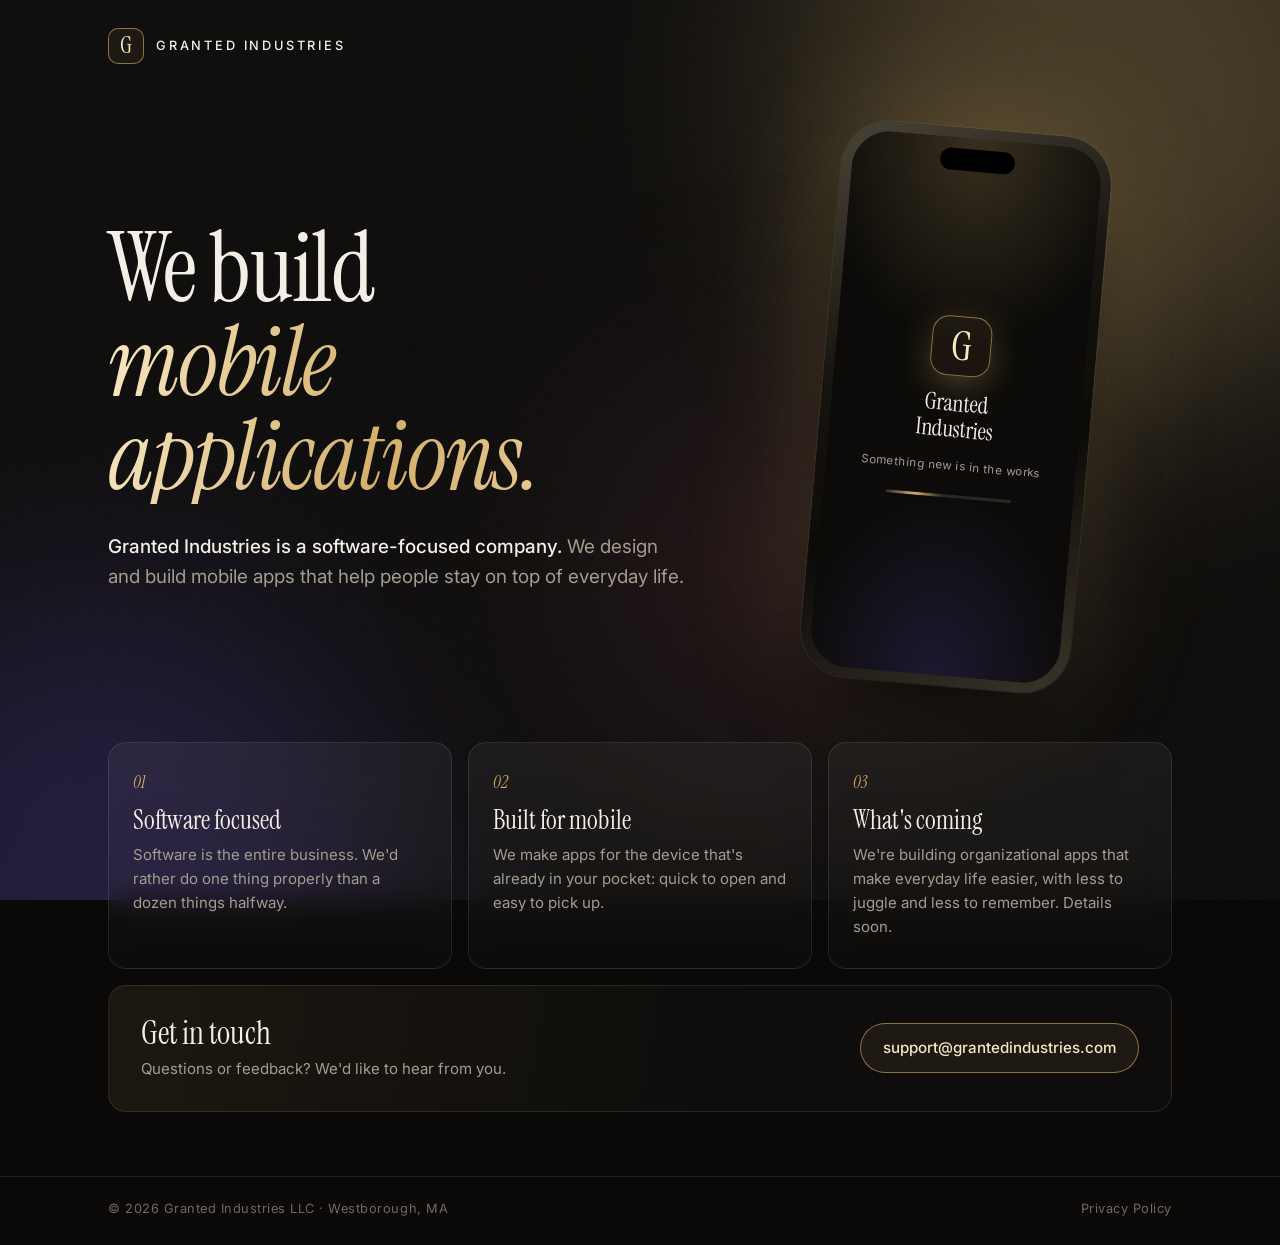
<file: index.html>
<!DOCTYPE html>
<html lang="en">
<head>
  <meta charset="utf-8">
  <meta name="viewport" content="width=device-width, initial-scale=1">
  <title>Granted Industries — Mobile applications</title>
  <meta name="description" content="Granted Industries is a software-focused company building organizational mobile apps that make everyday life easier.">
  <meta name="theme-color" content="#0a0908">
  <link rel="icon" href="data:image/svg+xml,%3Csvg xmlns='http://www.w3.org/2000/svg' viewBox='0 0 64 64'%3E%3Crect width='64' height='64' rx='14' fill='%230a0908'/%3E%3Crect x='3' y='3' width='58' height='58' rx='11' fill='none' stroke='%23d4af6a' stroke-width='2'/%3E%3Ctext x='32' y='45' font-family='Georgia,serif' font-size='38' text-anchor='middle' fill='%23e9d3a0'%3EG%3C/text%3E%3C/svg%3E">
  <link rel="preconnect" href="https://fonts.googleapis.com">
  <link rel="preconnect" href="https://fonts.gstatic.com" crossorigin>
  <link href="https://fonts.googleapis.com/css2?family=Instrument+Serif:ital@0;1&family=Inter:wght@400;500;600&display=swap" rel="stylesheet">
  <link rel="stylesheet" href="styles.css">
</head>
<body>
  <div class="backdrop" aria-hidden="true">
    <span class="glow glow-a"></span>
    <span class="glow glow-b"></span>
    <span class="glow glow-c"></span>
    <div class="grain"></div>
  </div>

  <header class="wrap rise">
    <div class="brand"><span class="mark" aria-hidden="true">G</span>Granted Industries</div>
  </header>

  <main>
    <section class="wrap hero">
      <div>
        <h1 class="rise" style="--i:1">We build <em>mobile applications.</em></h1>
        <p class="lead rise" style="--i:2"><strong>Granted Industries is a software-focused company.</strong> We design and build mobile apps that help people stay on top of everyday life.</p>
      </div>
      <div class="device rise" style="--i:3" aria-hidden="true">
        <div class="phone">
          <div class="screen">
            <span class="island"></span>
            <span class="mark">G</span>
            <p class="screen-title">Granted<br>Industries</p>
            <p class="screen-sub">Something new is in the works</p>
            <span class="bar"></span>
          </div>
        </div>
      </div>
    </section>

    <section class="wrap cards">
      <article class="card rise" style="--i:4">
        <span class="card-num">01</span>
        <h2>Software focused</h2>
        <p>Software is the entire business. We'd rather do one thing properly than a dozen things halfway.</p>
      </article>
      <article class="card rise" style="--i:5">
        <span class="card-num">02</span>
        <h2>Built for mobile</h2>
        <p>We make apps for the device that's already in your pocket: quick to open and easy to pick up.</p>
      </article>
      <article class="card rise" style="--i:6">
        <span class="card-num">03</span>
        <h2>What's coming</h2>
        <p>We're building organizational apps that make everyday life easier, with less to juggle and less to remember. Details soon.</p>
      </article>
    </section>

    <section class="wrap contact rise" style="--i:7" id="contact">
      <div class="contact-panel">
        <div>
          <h2>Get in touch</h2>
          <p>Questions or feedback? We'd like to hear from you.</p>
        </div>
        <a class="mail" href="mailto:support@grantedindustries.com">support@grantedindustries.com</a>
      </div>
    </section>
  </main>

  <footer>
    <div class="wrap">
      <span>&copy; 2026 Granted Industries LLC &middot; Westborough, MA</span>
      <a href="privacy.html">Privacy Policy</a>
    </div>
  </footer>
</body>
</html>
</file>
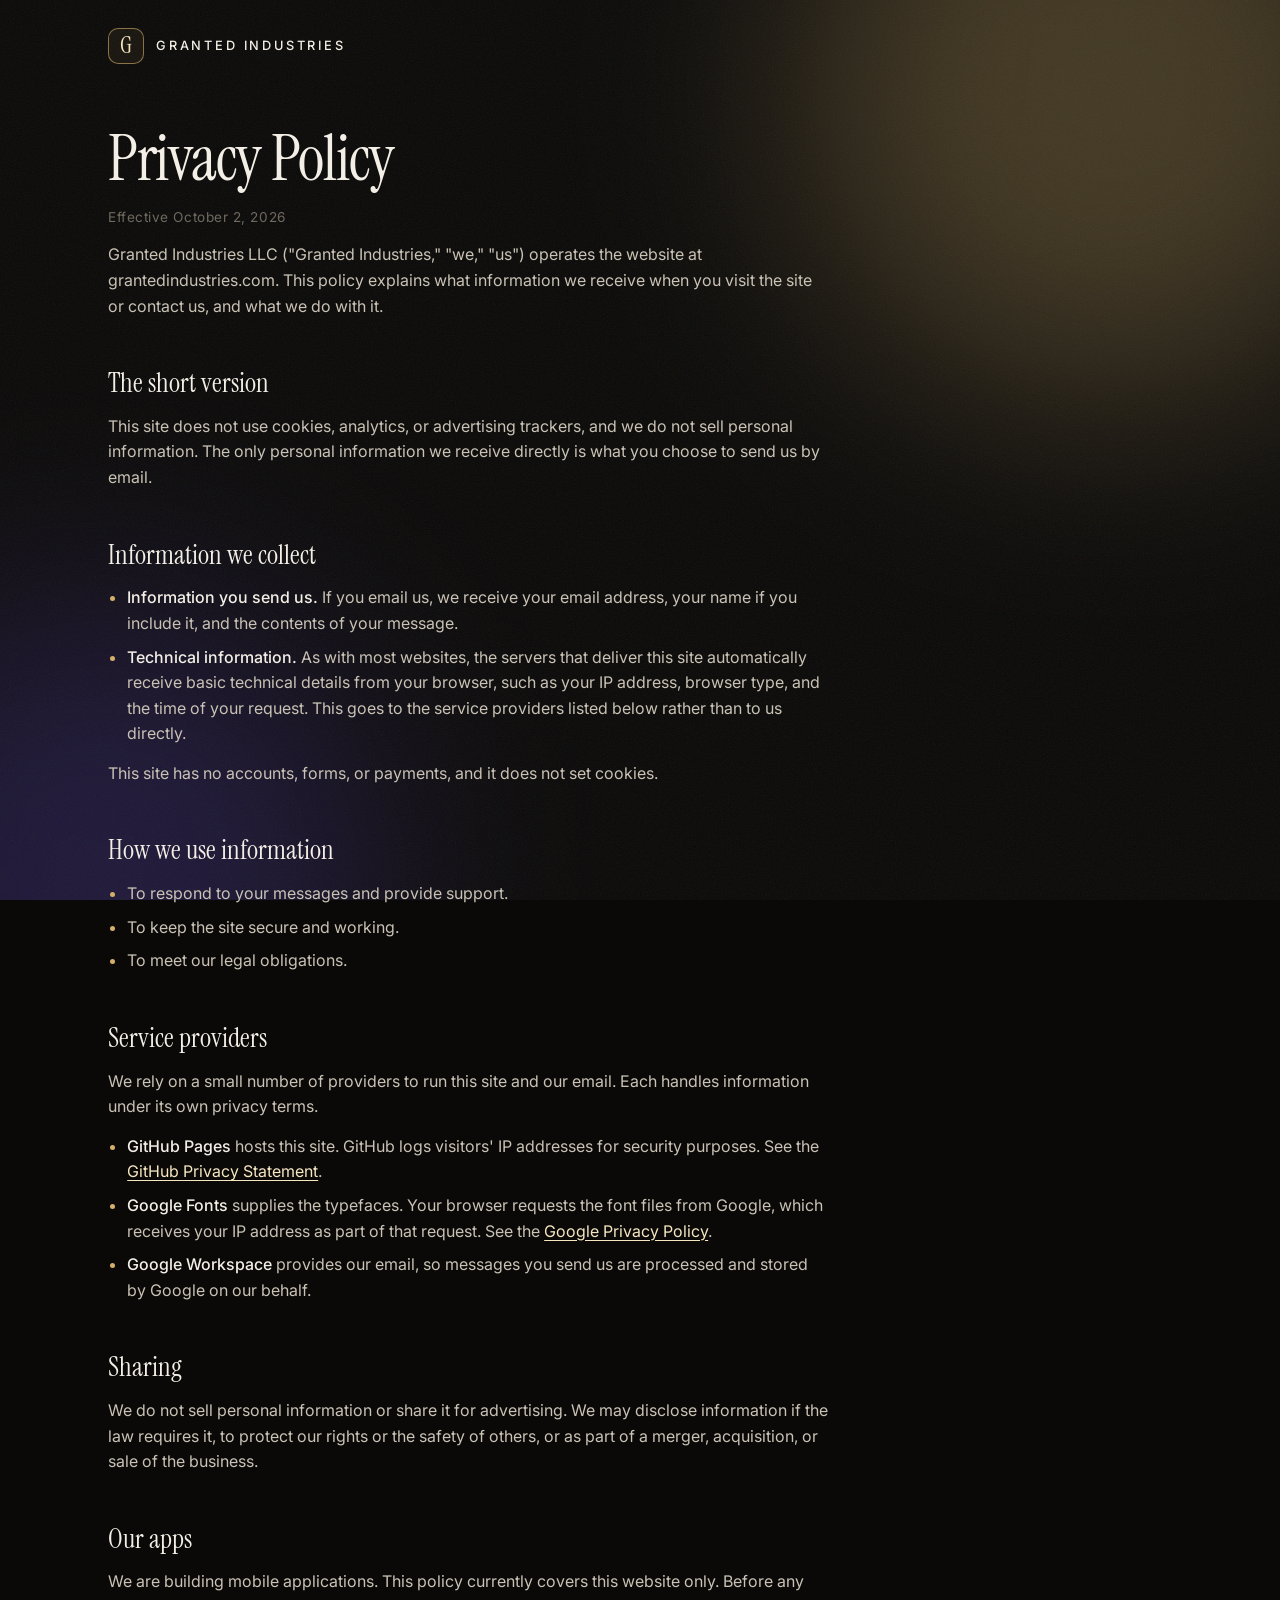
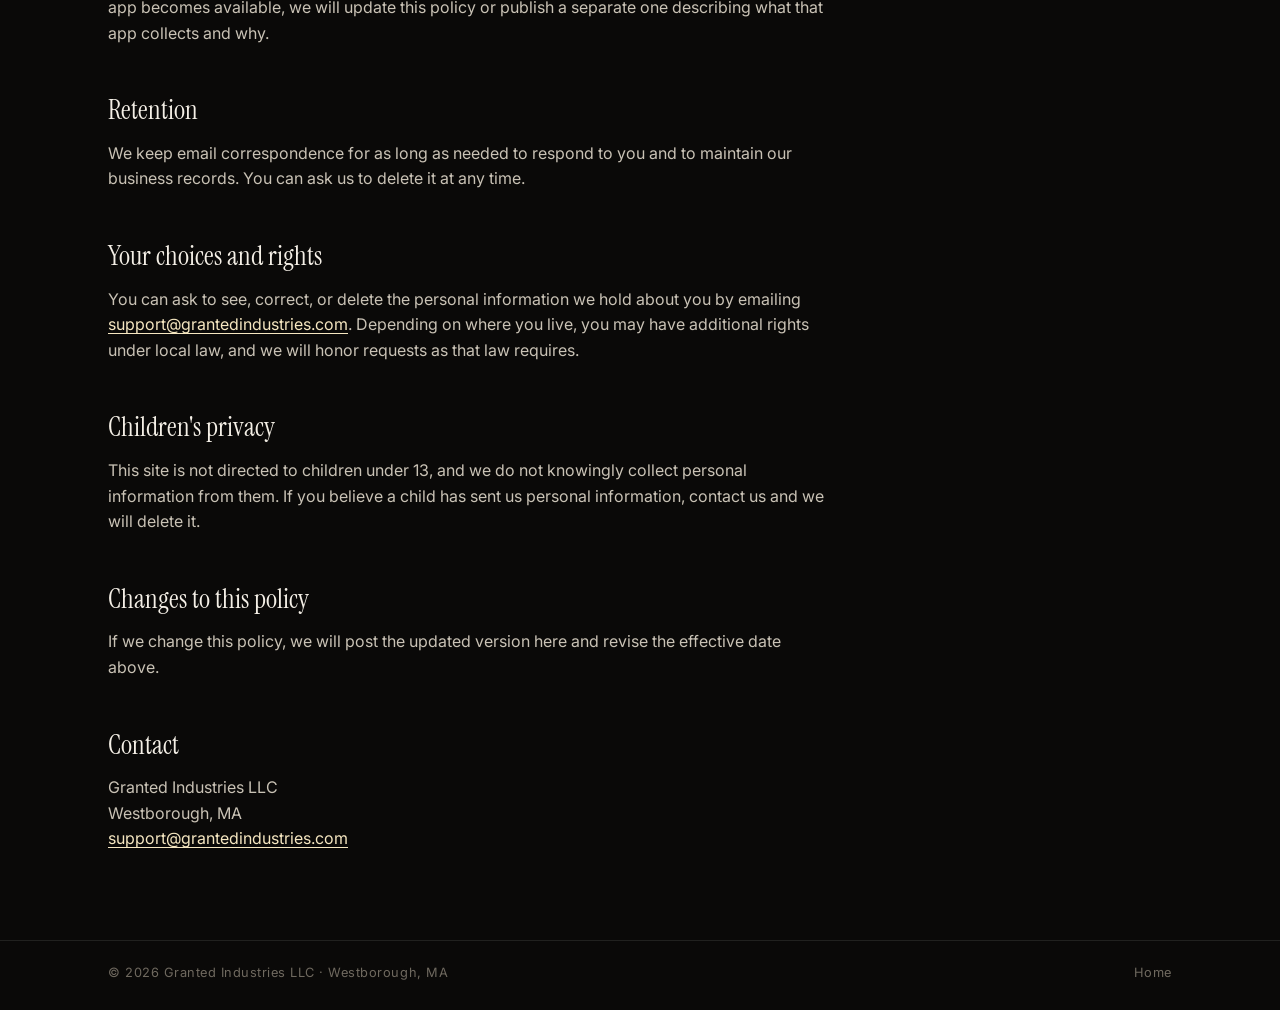
<file: privacy.html>
<!DOCTYPE html>
<html lang="en">
<head>
  <meta charset="utf-8">
  <meta name="viewport" content="width=device-width, initial-scale=1">
  <title>Privacy Policy — Granted Industries</title>
  <meta name="description" content="How Granted Industries handles information from visitors to grantedindustries.com.">
  <meta name="theme-color" content="#0a0908">
  <link rel="icon" href="data:image/svg+xml,%3Csvg xmlns='http://www.w3.org/2000/svg' viewBox='0 0 64 64'%3E%3Crect width='64' height='64' rx='14' fill='%230a0908'/%3E%3Crect x='3' y='3' width='58' height='58' rx='11' fill='none' stroke='%23d4af6a' stroke-width='2'/%3E%3Ctext x='32' y='45' font-family='Georgia,serif' font-size='38' text-anchor='middle' fill='%23e9d3a0'%3EG%3C/text%3E%3C/svg%3E">
  <link rel="preconnect" href="https://fonts.googleapis.com">
  <link rel="preconnect" href="https://fonts.gstatic.com" crossorigin>
  <link href="https://fonts.googleapis.com/css2?family=Instrument+Serif:ital@0;1&family=Inter:wght@400;500;600&display=swap" rel="stylesheet">
  <link rel="stylesheet" href="styles.css">
</head>
<body>
  <div class="backdrop" aria-hidden="true">
    <span class="glow glow-a"></span>
    <span class="glow glow-b"></span>
    <div class="grain"></div>
  </div>

  <header class="wrap rise">
    <a class="brand" href="./"><span class="mark" aria-hidden="true">G</span>Granted Industries</a>
  </header>

  <main class="page">
    <div class="wrap">
      <article class="prose rise" style="--i:1">
        <h1>Privacy Policy</h1>
        <p class="meta">Effective October 2, 2026</p>

        <p>Granted Industries LLC ("Granted Industries," "we," "us") operates the website at grantedindustries.com. This policy explains what information we receive when you visit the site or contact us, and what we do with it.</p>

        <h2>The short version</h2>
        <p>This site does not use cookies, analytics, or advertising trackers, and we do not sell personal information. The only personal information we receive directly is what you choose to send us by email.</p>

        <h2>Information we collect</h2>
        <ul>
          <li><strong>Information you send us.</strong> If you email us, we receive your email address, your name if you include it, and the contents of your message.</li>
          <li><strong>Technical information.</strong> As with most websites, the servers that deliver this site automatically receive basic technical details from your browser, such as your IP address, browser type, and the time of your request. This goes to the service providers listed below rather than to us directly.</li>
        </ul>
        <p>This site has no accounts, forms, or payments, and it does not set cookies.</p>

        <h2>How we use information</h2>
        <ul>
          <li>To respond to your messages and provide support.</li>
          <li>To keep the site secure and working.</li>
          <li>To meet our legal obligations.</li>
        </ul>

        <h2>Service providers</h2>
        <p>We rely on a small number of providers to run this site and our email. Each handles information under its own privacy terms.</p>
        <ul>
          <li><strong>GitHub Pages</strong> hosts this site. GitHub logs visitors' IP addresses for security purposes. See the <a href="https://docs.github.com/en/site-policy/privacy-policies/github-general-privacy-statement" rel="noopener">GitHub Privacy Statement</a>.</li>
          <li><strong>Google Fonts</strong> supplies the typefaces. Your browser requests the font files from Google, which receives your IP address as part of that request. See the <a href="https://policies.google.com/privacy" rel="noopener">Google Privacy Policy</a>.</li>
          <li><strong>Google Workspace</strong> provides our email, so messages you send us are processed and stored by Google on our behalf.</li>
        </ul>

        <h2>Sharing</h2>
        <p>We do not sell personal information or share it for advertising. We may disclose information if the law requires it, to protect our rights or the safety of others, or as part of a merger, acquisition, or sale of the business.</p>

        <h2>Our apps</h2>
        <p>We are building mobile applications. This policy currently covers this website only. Before any app becomes available, we will update this policy or publish a separate one describing what that app collects and why.</p>

        <h2>Retention</h2>
        <p>We keep email correspondence for as long as needed to respond to you and to maintain our business records. You can ask us to delete it at any time.</p>

        <h2>Your choices and rights</h2>
        <p>You can ask to see, correct, or delete the personal information we hold about you by emailing <a href="mailto:support@grantedindustries.com">support@grantedindustries.com</a>. Depending on where you live, you may have additional rights under local law, and we will honor requests as that law requires.</p>

        <h2>Children's privacy</h2>
        <p>This site is not directed to children under 13, and we do not knowingly collect personal information from them. If you believe a child has sent us personal information, contact us and we will delete it.</p>

        <h2>Changes to this policy</h2>
        <p>If we change this policy, we will post the updated version here and revise the effective date above.</p>

        <h2>Contact</h2>
        <p>Granted Industries LLC<br>Westborough, MA<br><a href="mailto:support@grantedindustries.com">support@grantedindustries.com</a></p>
      </article>
    </div>
  </main>

  <footer>
    <div class="wrap">
      <span>&copy; 2026 Granted Industries LLC &middot; Westborough, MA</span>
      <a href="./">Home</a>
    </div>
  </footer>
</body>
</html>
</file>
<file: styles.css>
:root {
  color-scheme: dark;
  --bg: #0a0908;
  --text: #f4efe6;
  --muted: #a39c8f;
  --faint: #6f695f;
  --gold: #d4af6a;
  --gold-light: #f6e7c1;
  --line: rgba(244, 239, 230, 0.1);
  --card: rgba(244, 239, 230, 0.035);
  --serif: "Instrument Serif", "Iowan Old Style", "Palatino Linotype", Georgia, serif;
  --sans: Inter, -apple-system, BlinkMacSystemFont, "Segoe UI", Roboto, Helvetica, Arial, sans-serif;
}
* { box-sizing: border-box; margin: 0; }
html { -webkit-text-size-adjust: 100%; }
body {
  min-height: 100vh;
  min-height: 100dvh;
  display: flex;
  flex-direction: column;
  background: var(--bg);
  color: var(--text);
  font-family: var(--sans);
  line-height: 1.6;
  -webkit-font-smoothing: antialiased;
  overflow-x: hidden;
}

/* Backdrop */
.backdrop {
  position: fixed;
  inset: 0;
  z-index: -1;
  overflow: hidden;
  pointer-events: none;
}
.glow {
  position: absolute;
  border-radius: 50%;
  filter: blur(110px);
  will-change: transform;
}
.glow-a {
  width: 620px; height: 620px;
  top: -220px; right: -140px;
  background: rgba(212, 175, 106, 0.28);
  animation: drift-a 22s ease-in-out infinite alternate;
}
.glow-b {
  width: 560px; height: 560px;
  bottom: -260px; left: -180px;
  background: rgba(74, 58, 150, 0.34);
  animation: drift-b 26s ease-in-out infinite alternate;
}
.glow-c {
  width: 380px; height: 380px;
  top: 42%; left: 46%;
  background: rgba(150, 70, 90, 0.16);
  animation: drift-a 30s ease-in-out infinite alternate-reverse;
}
.grain {
  position: absolute;
  inset: 0;
  opacity: 0.07;
  mix-blend-mode: overlay;
  background-image: url("data:image/svg+xml,%3Csvg xmlns='http://www.w3.org/2000/svg' width='220' height='220'%3E%3Cfilter id='n'%3E%3CfeTurbulence type='fractalNoise' baseFrequency='0.85' numOctaves='3' stitchTiles='stitch'/%3E%3C/filter%3E%3Crect width='100%25' height='100%25' filter='url(%23n)'/%3E%3C/svg%3E");
}
@keyframes drift-a { to { transform: translate(-70px, 60px) scale(1.12); } }
@keyframes drift-b { to { transform: translate(90px, -50px) scale(1.08); } }

/* Layout */
.wrap {
  width: 100%;
  max-width: 1120px;
  margin: 0 auto;
  padding: 0 28px;
}
header.wrap { padding-top: 28px; }
.brand {
  display: inline-flex;
  align-items: center;
  gap: 12px;
  font-size: 0.8rem;
  font-weight: 500;
  letter-spacing: 0.22em;
  text-transform: uppercase;
  color: inherit;
  text-decoration: none;
}
.mark {
  display: grid;
  place-items: center;
  width: 36px; height: 36px;
  border: 1px solid rgba(212, 175, 106, 0.6);
  border-radius: 10px;
  background: rgba(212, 175, 106, 0.07);
  color: var(--gold-light);
  font-family: var(--serif);
  font-size: 1.45rem;
  line-height: 1;
  letter-spacing: 0;
  text-transform: none;
}

main { flex: 1; display: flex; flex-direction: column; justify-content: center; }
.hero {
  display: grid;
  grid-template-columns: minmax(0, 1.15fr) minmax(0, 0.85fr);
  align-items: center;
  gap: 48px;
  padding-top: 64px;
  padding-bottom: 56px;
}

h1 {
  font-family: var(--serif);
  font-weight: 400;
  font-size: clamp(3rem, 8.2vw, 6rem);
  line-height: 0.98;
  letter-spacing: -0.02em;
}
h1 em {
  display: inline-block;
  padding-right: 0.08em;
  background: linear-gradient(100deg, var(--gold-light) 0%, var(--gold) 48%, #f1dfb0 100%);
  -webkit-background-clip: text;
  background-clip: text;
  color: transparent;
}
.lead {
  max-width: 34em;
  margin-top: 28px;
  color: var(--muted);
  font-size: clamp(1.02rem, 1.6vw, 1.18rem);
}
.lead strong { color: var(--text); font-weight: 500; }

/* Phone */
.device { display: grid; place-items: center; }
.phone {
  position: relative;
  width: min(270px, 62vw);
  aspect-ratio: 9 / 18.6;
  padding: 10px;
  border-radius: 48px;
  background: linear-gradient(150deg, #4a4337 0%, #17140f 38%, #0d0b08 62%, #3a3429 100%);
  box-shadow:
    0 0 0 1px rgba(255, 255, 255, 0.07),
    0 50px 90px -30px rgba(0, 0, 0, 0.9),
    0 0 140px -30px rgba(212, 175, 106, 0.45);
  transform: rotate(5deg);
  animation: float 8s ease-in-out infinite;
}
@keyframes float {
  50% { transform: rotate(3.5deg) translateY(-14px); }
}
.screen {
  position: relative;
  height: 100%;
  display: flex;
  flex-direction: column;
  align-items: center;
  justify-content: center;
  gap: 14px;
  padding: 24px;
  border-radius: 38px;
  background:
    radial-gradient(90% 55% at 50% 0%, rgba(212, 175, 106, 0.22), transparent 70%),
    radial-gradient(80% 50% at 50% 100%, rgba(74, 58, 150, 0.28), transparent 70%),
    #0c0b09;
  overflow: hidden;
  text-align: center;
}
.island {
  position: absolute;
  top: 11px; left: 50%;
  width: 30%; height: 22px;
  border-radius: 999px;
  background: #000;
  transform: translateX(-50%);
}
.screen .mark {
  width: 60px; height: 60px;
  border-radius: 17px;
  font-size: 2.5rem;
  box-shadow: 0 10px 40px -8px rgba(212, 175, 106, 0.55);
}
.screen-title {
  font-family: var(--serif);
  font-size: 1.45rem;
  line-height: 1.15;
}
.screen-sub { color: var(--muted); font-size: 0.72rem; letter-spacing: 0.04em; }
.bar {
  position: relative;
  width: 62%;
  height: 3px;
  margin-top: 6px;
  border-radius: 999px;
  background: rgba(244, 239, 230, 0.12);
  overflow: hidden;
}
.bar::after {
  content: "";
  position: absolute;
  inset: 0;
  width: 45%;
  border-radius: inherit;
  background: linear-gradient(90deg, transparent, var(--gold), transparent);
  animation: slide 2.4s ease-in-out infinite;
}
@keyframes slide {
  from { transform: translateX(-110%); }
  to { transform: translateX(240%); }
}

/* Cards */
.cards {
  display: grid;
  grid-template-columns: repeat(3, minmax(0, 1fr));
  gap: 16px;
  padding-bottom: 16px;
}
.card {
  padding: 26px 24px 28px;
  border: 1px solid var(--line);
  border-radius: 18px;
  background: linear-gradient(180deg, rgba(244, 239, 230, 0.055), rgba(244, 239, 230, 0.015));
  backdrop-filter: blur(14px);
  -webkit-backdrop-filter: blur(14px);
  transition: border-color 0.3s, transform 0.3s;
}
.card:hover { border-color: rgba(212, 175, 106, 0.45); transform: translateY(-3px); }
.card-num {
  color: var(--gold);
  font-family: var(--serif);
  font-style: italic;
  font-size: 1.05rem;
}
.card h2 {
  margin-top: 10px;
  font-family: var(--serif);
  font-weight: 400;
  font-size: 1.6rem;
  line-height: 1.15;
}
.card p { margin-top: 8px; color: var(--muted); font-size: 0.94rem; }

/* Contact */
.contact { padding-bottom: 64px; }
.contact-panel {
  display: flex;
  align-items: center;
  justify-content: space-between;
  flex-wrap: wrap;
  gap: 20px 32px;
  padding: 30px 32px;
  border: 1px solid var(--line);
  border-radius: 18px;
  background: linear-gradient(100deg, rgba(212, 175, 106, 0.09), rgba(244, 239, 230, 0.02) 60%);
  backdrop-filter: blur(14px);
  -webkit-backdrop-filter: blur(14px);
}
.contact h2 {
  font-family: var(--serif);
  font-weight: 400;
  font-size: 2rem;
  line-height: 1.1;
}
.contact p { margin-top: 6px; color: var(--muted); font-size: 0.94rem; }
.mail {
  padding: 12px 22px;
  border: 1px solid rgba(212, 175, 106, 0.6);
  border-radius: 999px;
  background: rgba(212, 175, 106, 0.08);
  color: var(--gold-light);
  font-size: 0.95rem;
  font-weight: 500;
  text-decoration: none;
  overflow-wrap: anywhere;
  transition: background 0.3s, border-color 0.3s;
}
.mail:hover, .mail:focus-visible { background: rgba(212, 175, 106, 0.18); border-color: var(--gold); }

footer {
  border-top: 1px solid var(--line);
  color: var(--faint);
  font-size: 0.8rem;
  letter-spacing: 0.04em;
}
footer .wrap {
  display: flex;
  justify-content: space-between;
  flex-wrap: wrap;
  gap: 8px;
  padding-top: 22px;
  padding-bottom: 26px;
}
footer a { color: inherit; text-decoration: none; transition: color 0.3s; }
footer a:hover, footer a:focus-visible { color: var(--text); }

/* Text pages */
.page { justify-content: flex-start; padding: 64px 0 88px; }
.prose { max-width: 720px; color: #c9c2b5; }
.prose h1 { font-size: clamp(2.6rem, 6vw, 4rem); color: var(--text); }
.prose .meta { margin-top: 16px; color: var(--faint); font-size: 0.85rem; letter-spacing: 0.04em; }
.prose h2 {
  margin-top: 48px;
  color: var(--text);
  font-family: var(--serif);
  font-weight: 400;
  font-size: 1.7rem;
  line-height: 1.2;
}
.prose p, .prose ul { margin-top: 14px; }
.prose ul { padding-left: 1.2em; }
.prose li + li { margin-top: 8px; }
.prose li::marker { color: var(--gold); }
.prose strong { color: var(--text); font-weight: 500; }
.prose a { color: var(--gold-light); text-underline-offset: 3px; }
.prose a:hover, .prose a:focus-visible { color: var(--gold); }

/* Entrance */
.rise {
  opacity: 0;
  transform: translateY(18px);
  animation: rise 1s cubic-bezier(0.2, 0.7, 0.2, 1) forwards;
  animation-delay: calc(var(--i, 0) * 110ms);
}
@keyframes rise { to { opacity: 1; transform: none; } }

@media (max-width: 860px) {
  .hero { grid-template-columns: 1fr; gap: 56px; padding-top: 48px; }
  .cards { grid-template-columns: 1fr; }
  .contact-panel { padding: 26px 24px; }
  .mail { padding: 11px 16px; font-size: 0.9rem; }
}
@media (prefers-reduced-motion: reduce) {
  *, *::before, *::after { animation: none !important; transition: none !important; }
  .rise { opacity: 1; transform: none; }
  .bar::after { transform: translateX(60%); }
}
</file>
